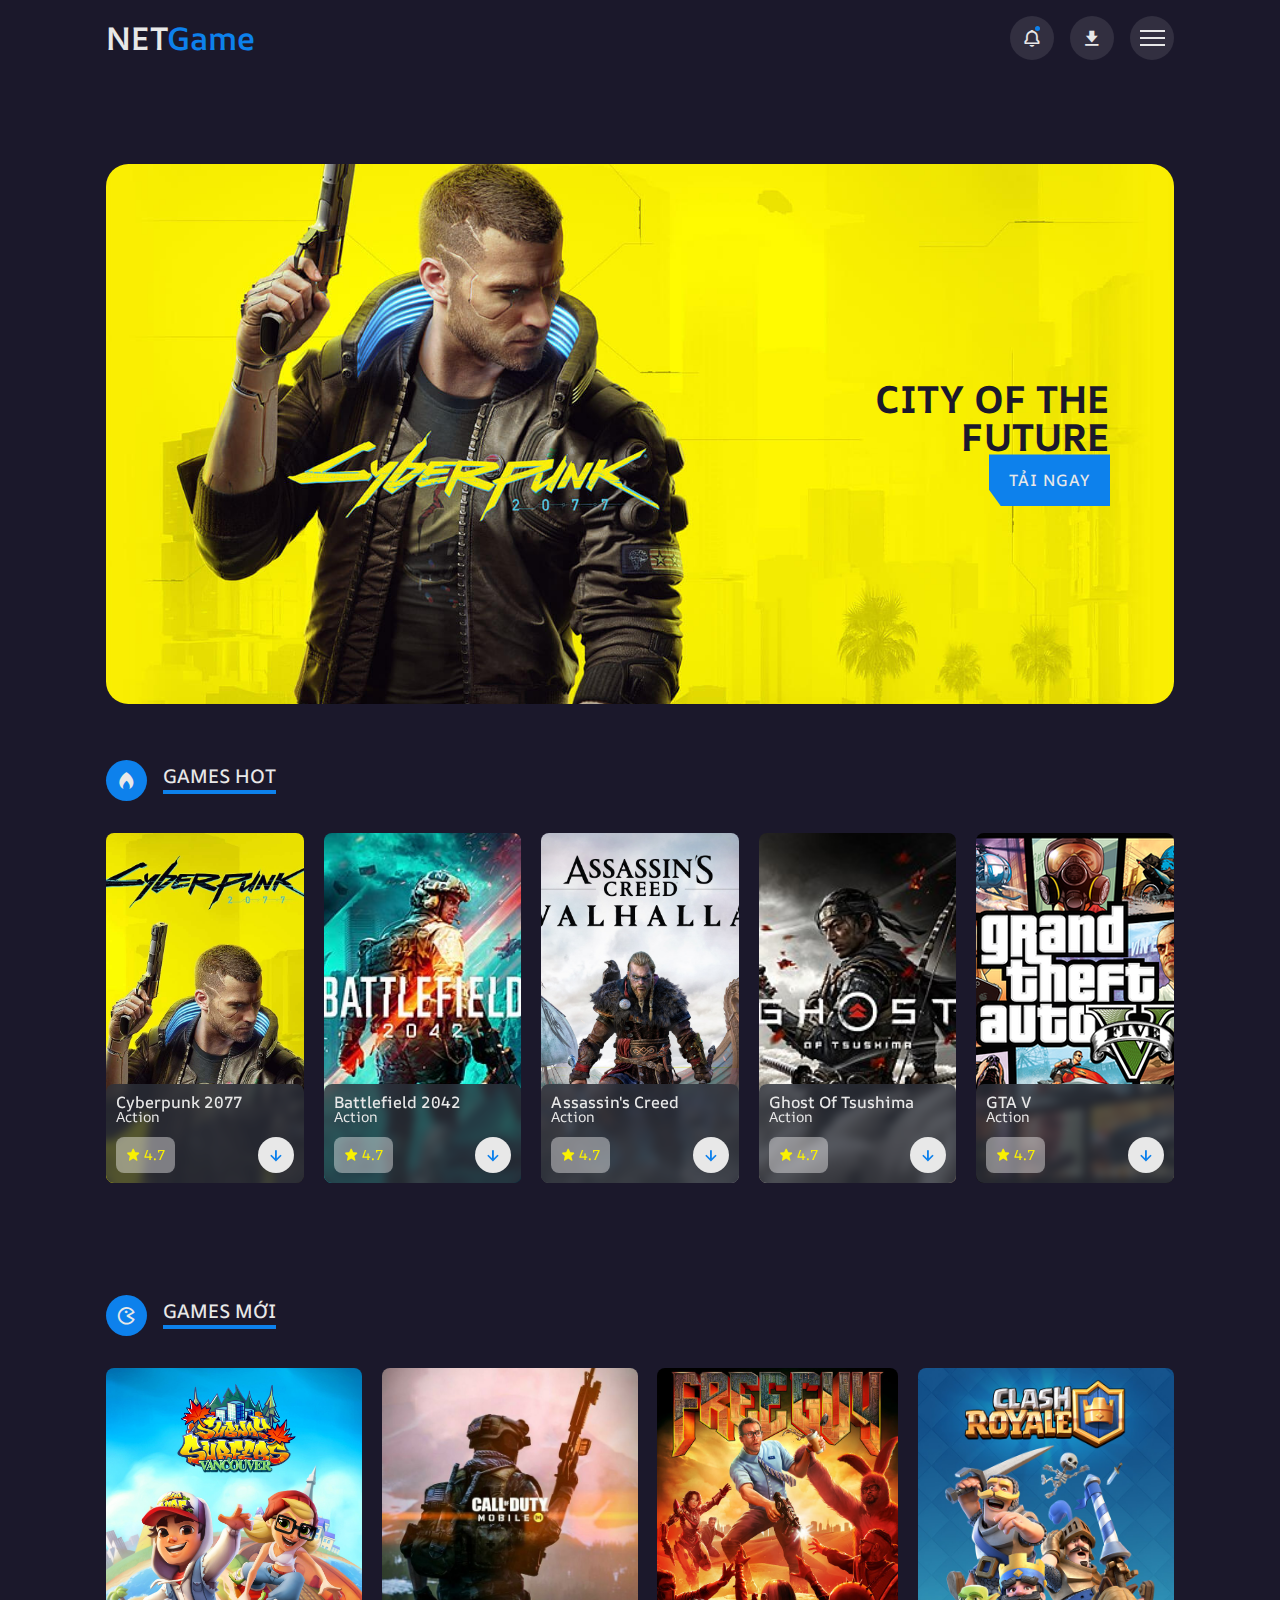
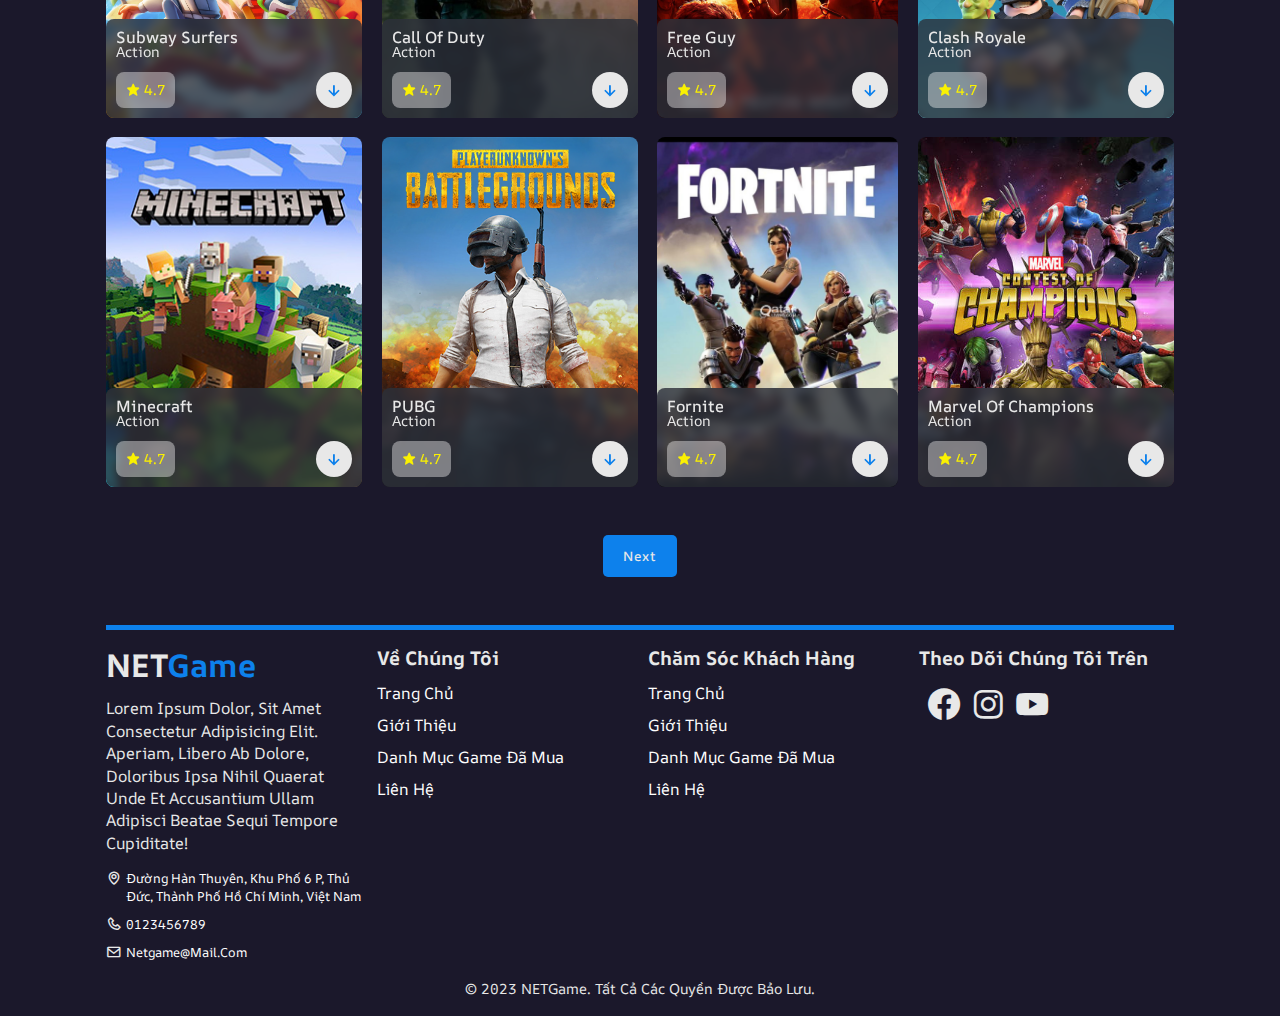
<file: index.html>
<!DOCTYPE html>
<html lang="vi">

<head>
  <meta charset="UTF-8" />
  <meta name="viewport" content="width=device-width, initial-scale=1.0" />
  <!------------- TITLE --------------->
  <title>NETGame</title>

  <!------------- FAVICON  ------------->
  <link rel="shortcut icon" href="./img/favicon.png" type="image/x-icon" />

  <!------------- BOX ICON ------------->
  <link href="https://unpkg.com/boxicons@2.1.4/css/boxicons.min.css" rel="stylesheet" />

  <!------------- RESET CSS ------------->
  <link rel="stylesheet" href="./style/reset.css" />

  <!------------- STYLE --------------->
  <link rel="stylesheet" href="./style/main.css" />
  <!-- SWIPER -->
  <link rel="stylesheet" href="./style/swiper-bundle.min.css" />
</head>

<body>
  <!-- PROGRESS BAR (custom scroll-bar) -->
  <div class="progress">
    <div class="progress-bar" id="scroll-bar">

    </div>
  </div>

  <!-------------start HEADER --------------->
  <header>
    <nav class="nav container">
      <!-- LOGO -->
      <a href="index.html" class="logo">NET<span>Game</span></a>

      <!-- NAV ICON -->
      <div class="nav-icon">
        <i class="bx bx-bell bx-tada" id="bell-icon"><span></span></i>
        <i class="bx bxs-download"></i>
        <div class="menu-icon">
          <div class="line1"></div>
          <div class="line2"></div>
          <div class="line3"></div>
        </div>
      </div>

      <!-- MENU -->
      <div class="menu">
        <img src="./img/menu.png" alt="" />

        <ul class="navbar">
          <li><a href="#!">Home</a></li>
          <li><a href="#home">Trending</a></li>
          <li><a href="#new">New Games</a></li>
          <li><a href="#action">Action Games</a></li>
          <li><a href="#contact">Contact</a></li>
        </ul>
      </div>

      <div class="noti">
        <div class="noti_box">
          <i class="bx bxs-check-circle"></i>
          <p>Chuc mung, ban da tai game thanh cong</p>
        </div>
        <div class="noti_box noti_box--color">
          <i class="bx bxs-x-circle"></i>
          <p>Khong the thay doi</p>
        </div>
      </div>
    </nav>
  </header>
  <!-------------end HEADER --------------->

  <!-------------start HOME SECTION --------------->
  <section class="home container" id="home">
    <img src="img/home.png" alt="" />

    <div class="home_text">
      <h1>
        CITY OF THE <br />
        FUTURE
      </h1>
      <a href="#!" class="btn">Tải ngay</a>
    </div>
  </section>
  <!-------------end HOME SECTION --------------->

  <!-------------start TRENDING SECTIOIN --------------->
  <section class="trending container" id="trending">
    <!-- HEADING -->
    <div class="heading">
      <i class="bx bxs-flame"></i>
      <h2>GAMES HOT</h2>
    </div>

    <!-- CONTENT -->
    <div class="trending_content swiper">
      <div class="swiper-wrapper">
        <!-- SLIDE 1 -->
        <div class="swiper-slide">
          <div class="box">
            <img src="img/trending1.webp" alt="" />
            <div class="box_text">
              <h2>Cyberpunk 2077</h2>
              <h3>Action</h3>
              <div class="rating-download">
                <div class="rating">
                  <i class="bx bxs-star"></i>
                  <span>4.7</span>
                </div>
                <a href="#" class="box-btn"><i class="bx bx-down-arrow-alt"></i></a>
              </div>
            </div>
          </div>
        </div>

        <!-- SLIDE 2 -->
        <div class="swiper-slide">
          <div class="box">
            <img src="img/trending2.jpg" alt="" />
            <div class="box_text">
              <h2>Battlefield 2042</h2>
              <h3>Action</h3>
              <div class="rating-download">
                <div class="rating">
                  <i class="bx bxs-star"></i>
                  <span>4.7</span>
                </div>
                <a href="#" class="box-btn"><i class="bx bx-down-arrow-alt"></i></a>
              </div>
            </div>
          </div>
        </div>

        <!-- SLIDE 3 -->
        <div class="swiper-slide">
          <div class="box">
            <img src="img/trending3.jpg" alt="" />
            <div class="box_text">
              <h2>Assassin's Creed</h2>
              <h3>Action</h3>
              <div class="rating-download">
                <div class="rating">
                  <i class="bx bxs-star"></i>
                  <span>4.7</span>
                </div>
                <a href="#" class="box-btn"><i class="bx bx-down-arrow-alt"></i></a>
              </div>
            </div>
          </div>
        </div>

        <!-- SLIDE 4 -->
        <div class="swiper-slide">
          <div class="box">
            <img src="img/trending4.jpg" alt="" />
            <div class="box_text">
              <h2>Ghost of Tsushima</h2>
              <h3>Action</h3>
              <div class="rating-download">
                <div class="rating">
                  <i class="bx bxs-star"></i>
                  <span>4.7</span>
                </div>
                <a href="#" class="box-btn"><i class="bx bx-down-arrow-alt"></i></a>
              </div>
            </div>
          </div>
        </div>

        <!-- SLIDE 5 -->
        <div class="swiper-slide">
          <div class="box">
            <img src="img/trending5.png" alt="" />
            <div class="box_text">
              <h2>GTA V</h2>
              <h3>Action</h3>
              <div class="rating-download">
                <div class="rating">
                  <i class="bx bxs-star"></i>
                  <span>4.7</span>
                </div>
                <a href="#" class="box-btn"><i class="bx bx-down-arrow-alt"></i></a>
              </div>
            </div>
          </div>
        </div>

        <!-- SLIDE 6 -->
        <div class="swiper-slide">
          <div class="box">
            <img src="img/trending6.jpg" alt="" />
            <div class="box_text">
              <h2>Dying Light 2</h2>
              <h3>Action</h3>
              <div class="rating-download">
                <div class="rating">
                  <i class="bx bxs-star"></i>
                  <span>4.7</span>
                </div>
                <a href="#" class="box-btn"><i class="bx bx-down-arrow-alt"></i></a>
              </div>
            </div>
          </div>
        </div>

        <!-- SLIDE 7 -->
        <div class="swiper-slide">
          <div class="box">
            <img src="img/trending7.png" alt="" />
            <div class="box_text">
              <h2>Halo Infinite</h2>
              <h3>Action</h3>
              <div class="rating-download">
                <div class="rating">
                  <i class="bx bxs-star"></i>
                  <span>4.7</span>
                </div>
                <a href="#" class="box-btn"><i class="bx bx-down-arrow-alt"></i></a>
              </div>
            </div>
          </div>
        </div>

        <!-- SLIDE 8 -->
        <div class="swiper-slide">
          <div class="box">
            <img src="img/trending8.png" alt="" />
            <div class="box_text">
              <h2>Resident Evil Village</h2>
              <h3>Action</h3>
              <div class="rating-download">
                <div class="rating">
                  <i class="bx bxs-star"></i>
                  <span>4.7</span>
                </div>
                <a href="#" class="box-btn"><i class="bx bx-down-arrow-alt"></i></a>
              </div>
            </div>
          </div>
        </div>
      </div>
    </div>
  </section>
  <!-------------end TRENDING SECTIOIN --------------->

  <!-------------start NEW GAMES SECTION --------------->
  <section class="new container" id="new">
    <div class="heading">
      <i class="bx bx-game"></i>
      <h2>GAMES MỚI</h2>
    </div>
    <!-- Content -->
    <div class="new-content">
      <!-- Box 1 -->
      <div class="box">
        <img src="img/new1.jpg" alt="" />
        <div class="box_text">
          <h2>Subway Surfers</h2>
          <h3>Action</h3>
          <div class="rating-download">
            <div class="rating">
              <i class="bx bxs-star"></i>
              <span>4.7</span>
            </div>
            <a href="download.html" class="box-btn"><i class="bx bx-down-arrow-alt"></i></a>
          </div>
        </div>
      </div>

      <!-- Box 2 -->
      <div class="box">
        <img src="img/new2.jpg" alt="" />
        <div class="box_text">
          <h2>Call of Duty</h2>
          <h3>Action</h3>
          <div class="rating-download">
            <div class="rating">
              <i class="bx bxs-star"></i>
              <span>4.7</span>
            </div>
            <a href="#" class="box-btn"><i class="bx bx-down-arrow-alt"></i></a>
          </div>
        </div>
      </div>

      <!-- Box 3 -->
      <div class="box">
        <img src="img/new3.jpg" alt="" />
        <div class="box_text">
          <h2>Free Guy</h2>
          <h3>Action</h3>
          <div class="rating-download">
            <div class="rating">
              <i class="bx bxs-star"></i>
              <span>4.7</span>
            </div>
            <a href="#" class="box-btn"><i class="bx bx-down-arrow-alt"></i></a>
          </div>
        </div>
      </div>

      <!-- Box 4 -->
      <div class="box">
        <img src="img/new4.jpg" alt="" />
        <div class="box_text">
          <h2>Clash Royale</h2>
          <h3>Action</h3>
          <div class="rating-download">
            <div class="rating">
              <i class="bx bxs-star"></i>
              <span>4.7</span>
            </div>
            <a href="#" class="box-btn"><i class="bx bx-down-arrow-alt"></i></a>
          </div>
        </div>
      </div>

      <!-- Box 5 -->
      <div class="box">
        <img src="img/new5.png" alt="" />
        <div class="box_text">
          <h2>Minecraft</h2>
          <h3>Action</h3>
          <div class="rating-download">
            <div class="rating">
              <i class="bx bxs-star"></i>
              <span>4.7</span>
            </div>
            <a href="#" class="box-btn"><i class="bx bx-down-arrow-alt"></i></a>
          </div>
        </div>
      </div>

      <!-- Box 6 -->
      <div class="box">
        <img src="img/new6.png" alt="" />
        <div class="box_text">
          <h2>PUBG</h2>
          <h3>Action</h3>
          <div class="rating-download">
            <div class="rating">
              <i class="bx bxs-star"></i>
              <span>4.7</span>
            </div>
            <a href="#" class="box-btn"><i class="bx bx-down-arrow-alt"></i></a>
          </div>
        </div>
      </div>

      <!-- Box 7 -->
      <div class="box">
        <img src="img/new7.png" alt="" />
        <div class="box_text">
          <h2>Fornite</h2>
          <h3>Action</h3>
          <div class="rating-download">
            <div class="rating">
              <i class="bx bxs-star"></i>
              <span>4.7</span>
            </div>
            <a href="#" class="box-btn"><i class="bx bx-down-arrow-alt"></i></a>
          </div>
        </div>
      </div>

      <!-- Box 8 -->
      <div class="box">
        <img src="img/new8.jpg" alt="" />
        <div class="box_text">
          <h2>Marvel of Champions</h2>
          <h3>Action</h3>
          <div class="rating-download">
            <div class="rating">
              <i class="bx bxs-star"></i>
              <span>4.7</span>
            </div>
            <a href="#" class="box-btn"><i class="bx bx-down-arrow-alt"></i></a>
          </div>
        </div>
      </div>
    </div>

    <div class="next-page">
      <button>next</button>
    </div>
  </section>
  <!-------------end NEW GAMES SECTION --------------->

  <!-------------start FOOOTER --------------->
  <footer class="footer container">
    <div class="footer_box">
      <div class="footer_box_item">
        <h3 class="item_title">NET<span>Game</span></h3>
        <p>Lorem ipsum dolor, sit amet consectetur adipisicing elit. Aperiam, libero ab dolore, doloribus ipsa nihil
          quaerat unde et accusantium ullam adipisci beatae sequi tempore cupiditate!</p>

        <div class="contact">
          <div class="contact-box">
            <i class='bx bx-map'></i>
            <a href="https://maps.app.goo.gl/zVpeZQRVPwacvRF58">Đường Hàn Thuyên, khu phố 6 P, Thủ Đức, Thành phố Hồ Chí
              Minh, Việt Nam</a>
          </div>

          <div class="contact-box">
            <i class='bx bx-phone'></i>
            <a href="tel:+0123456789">0123456789</a>
          </div>

          <div class="contact-box">
            <i class='bx bx-envelope'></i>
            <a href="mailto:netgame@mail.com">netgame@mail.com</a>
          </div>
        </div>
      </div>

      <div class="footer_box_item">
        <h3>về chúng tôi</h3>
        <ul>
          <li><a href="#!">trang chủ</a></li>
          <li><a href="#!">giới thiệu</a></li>
          <li><a href="#!">danh mục game đã mua</a></li>
          <li><a href="#!">liên hệ</a></li>
        </ul>
      </div>

      <div class="footer_box_item">
        <h3>chăm sóc khách hàng</h3>
        <ul>
          <li><a href="#!">trang chủ</a></li>
          <li><a href="#!">giới thiệu</a></li>
          <li><a href="#!">danh mục game đã mua</a></li>
          <li><a href="#!">liên hệ</a></li>
        </ul>
      </div>

      <div class="footer_box_item">
        <h3>theo dõi chúng tôi trên</h3>
        <div class="contact-icon">
          <i class='bx bxl-facebook-circle'></i>
          <i class='bx bxl-instagram'></i>
          <i class='bx bxl-youtube'></i>
        </div>
      </div>
    </div>

    <!-- COPYRIGHT -->
    <div class="footer_copyright">
      <p>&#169; 2023 NETGame. Tất cả các quyền được bảo lưu.</p>
    </div>
  </footer>
  <!-------------end FOOTER --------------->


  <!------------- SCRIPT --------------->
  <script src="./js/swiper-bundle.min.js"></script>
  <script src="./js/main.js"></script>
</body>

</html>
</file>
<file: style/main.css>
/*------------------------- FONT -------------------------*/
@import url('https://fonts.googleapis.com/css2?family=AR+One+Sans:wght@400;500;600;700&display=swap');


/*------------------------- VARIBLES -------------------------*/
:root {
  --main-color    : #0d81ec;
  --dark-color    : #1b182b;
  --light-color   : #322f40;
  --text-color    : hsl(0, 0%, 91%);
  --border-primary: 1px solid var(--main-color)
}

/*------------------------- ALL ELEMENTS -------------------------*/
* {
  font-family    : 'AR One Sans', sans-serif;
  margin         : 0;
  padding        : 0;
  box-sizing     : border-box;
  outline        : none;
  border         : none;
  text-decoration: none;
  text-transform : capitalize;
  transition     : all 0.2s linear;
  transition     : width none;
}

html {
  overflow-x        : hidden;
  scroll-padding-top: 5rem;
  scroll-behavior   : smooth;
}

/* SELECTION (when user select text) */
::selection {
  color     : var(--text-color);
  background: var(--main-color);
}

/* IMAGE */
img {
  width: 100%;
}

body {
  color     : var(--text-color);
  background: var(--dark-color);
}

/* SECTION */
section {
  padding: 4rem 0 3rem;
}

/*------------------------- CONTAINER -------------------------*/
.container {
  max-width: 66.75rem;
  margin   : auto;
  width    : 100%;
}

/*------------------------- HEADER -------------------------*/
.header {
  position  : fixed;
  top       : 0;
  left      : 0;
  width     : 100%;
  background: var(--dark-color);
  z-index   : 100;
}

/*------------------------- NAV -------------------------*/
.nav {
  display        : flex;
  align-items    : center;
  justify-content: center;
  padding        : 1rem 0;
}

/* LOGO */
.logo {
  font-size     : 2rem;
  font-weight   : 600;
  color         : var(--text-color);
  text-transform: uppercase;
  margin        : 0 auto 0 0;
}

.logo span {
  color    : var(--main-color);
  font-size: 2rem;
}

/* NAV ICONS */
.nav-icon {
  display    : flex;
  align-items: center;
  column-gap : 1rem;
}

.nav-icon .bx {
  font-size       : 20px;
  height          : 44px;
  width           : 44px;
  display         : grid;
  place-items     : center;
  color           : var(--text-color);
  background-color: var(--light-color);
  border-radius   : 50%;
  cursor          : pointer;
}

#bell-icon {
  position: relative;
}

/* The dot icon when user have notification */
#bell-icon span {
  content   : "";
  position  : absolute;
  background: var(--main-color);

  width : 5px;
  height: 5px;
  top   : 10px;
  right : 14px;

  border-radius: 50%;
}

/* MENU ICON */
.menu-icon {
  display        : flex;
  flex-direction : column;
  align-items    : center;
  justify-content: center;
  row-gap        : 5px;
  height         : 44px;
  width          : 44px;
  border-radius  : 50%;
  background     : var(--light-color);
  cursor         : pointer;
  z-index        : 200;
  transition     : 0.3s;
}

.menu-icon div {
  display   : block;
  background: var(--text-color);
  height    : 2px;
  width     : 25px;
  transition: 0.3s;
}

/* X translate when user click menu icon */
.move .line1 {
  transform: rotate(-45deg) translate(-5px, 5px);
}

.move .line2 {
  opacity: 0;
}

.move .line3 {
  transform: rotate(45deg) translate(-5px, -5px);
}

/* MENU */
.menu {
  position       : fixed;
  left           : 0;
  top            : 0;
  width          : 100%;
  height         : 100vh;
  background     : rgba(0, 0, 14, 0.9);
  z-index        : 106;
  display        : flex;
  align-items    : center;
  justify-content: space-between;
  transform      : 0.5s;
  clip-path      : circle(0% at 100% 0%);
}

.menu.active {
  clip-path: circle(144% at 100% 0%);
}

.menu img {
  width: 700px;
}

.menu .navbar {
  display      : grid;
  row-gap      : 1rem;
  text-align   : right;
  padding-right: 2rem;
}

.menu .navbar a {
  font-size  : 1.6rem;
  font-weight: 500;
  color      : var(--text-color);
  transition : 0.2s;
}

.menu .navbar a:hover {
  border-bottom: 4px solid var(--main-color);
  font-size    : 1.8rem;
}

/* NOTIFICATION */
.noti {
  position     : absolute;
  top          : 10%;
  right        : 12rem;
  background   : var(--light-color);
  width        : 300px;
  height       : 350px;
  border-radius: 0.5rem;
  padding      : 10px;

  display       : flex;
  flex-direction: column;
  row-gap       : 1rem;

  clip-path: circle(0% at 100% 0%);
}

.noti.active {
  clip-path : circle(144% at 100% 0%);
  transition: 0.3s;
}

.noti_box {
  display      : flex;
  align-items  : baseline;
  column-gap   : 1rem;
  border-radius: 0.5rem;
  background   : var(--dark-color);
  padding      : 10px;
}

.noti_box .bx {
  color: #faf102;
}

.noti_box--color {
  background: hsl(0, 0%, 100%, 0.4);
}

.noti_box--color .bx {
  color: var(--main-color);
}

/*------------------------- HOME SECTION -------------------------*/
.home {
  position       : relative;
  min-height     : 540px;
  display        : flex;
  align-items    : center;
  justify-content: flex-end;
  margin-top     : 5rem;
}

.home img {
  position     : absolute;
  width        : 100%;
  height       : 100%;
  object-fit   : cover;
  border-radius: 1.4rem;
  z-index      : -1;
}

.home_text {
  padding-right: 4rem;
  text-align   : right;
}

.home_text h1 {
  font-size     : 2.4rem;
  text-transform: uppercase;
  color         : var(--dark-color);
  margin-bottom : 1rem;
}

.btn {
  background    : var(--main-color);
  padding       : 15px 20px;
  color         : var(--text-color);
  text-transform: uppercase;
  font-size     : 1rem;
  font-weight   : 500;
  letter-spacing: 1px;

  clip-path: polygon(0 0, 100% 0%, 100% 100%, 10% 100%, 0% 68%);
}

.btn:hover {
  background: var(--light-color);
  transition: 0.3s all linear;
}

/*------------------------- TRENDING SECTION -------------------------*/
/* HEADING */
.heading {
  display      : flex;
  align-items  : center;
  column-gap   : 1rem;
  margin-bottom: 2rem;
}

.heading .bx {
  font-size    : 1.313rem;
  color        : var(--text-color);
  background   : var(--main-color);
  padding      : 10px;
  border-radius: 5rem;
}

.heading h2 {
  font-size     : 1.2rem;
  font-weight   : 500;
  padding-bottom: 4px;
  border-bottom : 4px solid var(--main-color);
}

/* CONTENT */
.box {
  position     : relative;
  width        : 100%;
  height       : 350px;
  border-radius: 0.5rem;
}

.box img {
  width        : 100%;
  height       : 100%;
  object-fit   : cover;
  border-radius: 0.5rem;
}

.box_text {
  position       : absolute;
  right          : 0;
  left           : 0;
  bottom         : 0;
  padding        : 10px;
  background     : hsl(227, 14%, 20%, 0.8);
  backdrop-filter: blur(4px);
  border-radius  : 0.5rem;
}

.box_text h2 {
  font-size  : 1rem;
  font-weight: 500;
}

.box_text h3 {
  font-size    : 0.9rem;
  font-weight  : 400;
  margin-bottom: 0.8rem;
}

.rating-download {
  display        : flex;
  justify-content: space-between;
}

.rating {
  display      : flex;
  align-items  : center;
  column-gap   : 4px;
  background   : hsl(0, 0%, 100%, 0.4);
  padding      : 4px 10px;
  border-radius: 0.5rem;
}

.rating .bx,
span {
  color    : #faf102;
  font-size: 0.9rem;
}

.box-btn .bx {
  padding         : 8px;
  background-color: var(--text-color);
  border-radius   : 5rem;
  color           : var(--main-color);
  font-weight     : 400;
  font-size       : 1.25rem;
}

.box-btn .bx:hover {
  background-color: var(--dark-color);
}

/*------------------------- NEW GAME SECTION -------------------------*/
.new-content {
  display              : grid;
  grid-template-columns: repeat(auto-fit, minmax(240px, auto));
  gap                  : 1.2rem;
}

.next-page {
  display        : flex;
  justify-content: center;
  align-items    : center;
  margin-top     : 3rem;
}

.next-page button {
  background   : var(--main-color);
  padding      : 12px 20px;
  border-radius: 5px;

  color         : var(--text-color);
  letter-spacing: 1px;
  font-weight   : 500;

  cursor: pointer;
}

.next-page button:hover {
  background: var(--light-color);
  transition: 0.3s all linear;
}

/*------------------------- FOOTER -------------------------*/
.footer {
  border-top : 5px solid var(--main-color);
  padding-top: 1.2rem;
}

.footer_box {
  display: flex;
  gap    : 1rem;
}

.footer_box .item_title {
  font-size: 2rem;
}

.footer_box .item_title span {
  color    : var(--main-color);
  font-size: 2rem;
}

.footer_box_item {
  width: 25%;
}

.footer_box_item h3 {
  margin-bottom   : 1rem;
  font-size       : 1.2rem;
  /* word-wrap    : break-word; */
}

.footer_box_item p {
  font-size  : 1rem;
  line-height: 1.4;
}

.footer_box_item li {
  margin-top: 16px;
}

.footer_box_item a {
  color     : #fff;
  transition: all .3s ease;
}

.footer_box_item a:hover {
  color       : var(--main-color);
  padding-left: 8px;

  border-left: 1px solid var(--main-color);
}

.footer_copyright {
  display        : flex;
  justify-content: center;
  align-items    : center;
  padding        : 20px;
}

.footer_copyright p {
  font-size: 0.9rem;
  color    : var(--text-color);
}

.contact {
  margin-top: 1rem;
}

.contact-box {
  display   : flex;
  margin-top: 10px;
}

.contact-box a {
  margin-left: 4px;
  font-size  : 0.8rem;
  line-height: 1.4;
}

.contact-box a:hover {
  color: var(--main-color);
}

.contact-icon {
  display  : flex;
  font-size: 2.4rem;
}

.contact-icon .bx {
  margin-left: 6px;
}

.contact-icon .bx:hover {
  color : var(--main-color);
  cursor: pointer;
}

/*------------------------- Display Block for default scroll bar -------------------------*/
html::-webkit-scrollbar {
  display: none;
}

/* Custom Scroll Bar */
.progress {
  position: fixed;
  top     : 0;
  left    : 0;
  height  : 4px;
  z-index : 300;
  width   : 100%;
}

.progress-bar {
  height    : 4px;
  background: var(--main-color);
  width     : 0%;
}

/*------------------------- Making Responsive -------------------------*/
@media (max-width: 1080px) {
  .container {
    margin   : 0 auto;
    max-width: 90%;
  }

  .nav {
    padding: 10px 0;
  }

  .notification {
    right: 4rem;
  }

  .menu img {
    width: 500px;
  }

  section {
    padding: 3rem 0 2rem;
  }

  .home {
    min-height: 440px;
    margin-top: 4rem !important;
  }

  .home img {
    border-radius: 1rem;
  }

  .new-content {
    grid-template-columns: repeat(auto-fit, minmax(200px, auto));
  }

  .footer_box .item_title {
    font-size: 1rem;
  }

  .footer_box_item h3 {
    font-size: 1rem;
  }

  .contact-icon {
    flex-direction: column;
  }

  .contact-icon .bx {
    margin-top: 8px;
  }
}

@media (max-width: 774px) {
  .notification {
    right: 1rem;
  }

  .menu img {
    width: 400px;
  }

  .home {
    min-height: 300px;
  }

  .home-text h1 {
    font-size: 2rem;
  }

  .btn {
    background: var(--main-color);
    padding   : 12px 17px;
  }

  .screenshots-content {
    grid-template-columns: repeat(auto-fit, minmax(250px, auto));
  }
}

@media (max-width: 560px) {
  .menu img {
    display: none;
  }

  .menu {
    justify-content: flex-end;
  }

  .nav {
    padding: 8px 0;
  }

  .nav-icons .bx,
  .menu-icon {
    height: 40px;
    width : 40px;
  }

  .home {
    min-height: 240px;
  }

  .home-text {
    padding-right: 1rem;
  }

  p {
    font-size: 0.875rem;
  }

  .download-links {
    grid-template-columns: 1fr;
  }
}

@media (max-width: 360px) {
  .logo {
    font-size: 1.2rem;
  }

  .navbar a {
    font-size: 1.3rem;
  }

  .navbar a:hover {
    font-size: 1.4rem;
  }

  .notification {
    width: 270px;
  }

  .home {
    min-height: 214px;
  }

  .home-text h1 {
    font-size: 1.4px;
  }

  .heading .bx {
    padding: 8px;
  }

  .heading h2 {
    font-size: 1.1rem;
  }

  .box {
    height: 420px;
  }

  .copyright {
    flex-direction: column;
    align-items   : center;
    row-gap       : 1rem;
  }

  .copyright .logo {
    margin: 0;
  }

  .about h2,
  .screenshots h2 {
    font-size: 1.2rem;
  }
}

/*-------------------------  -------------------------*/
/*-------------------------  -------------------------*/
/*-------------------------  -------------------------*/
</file>
